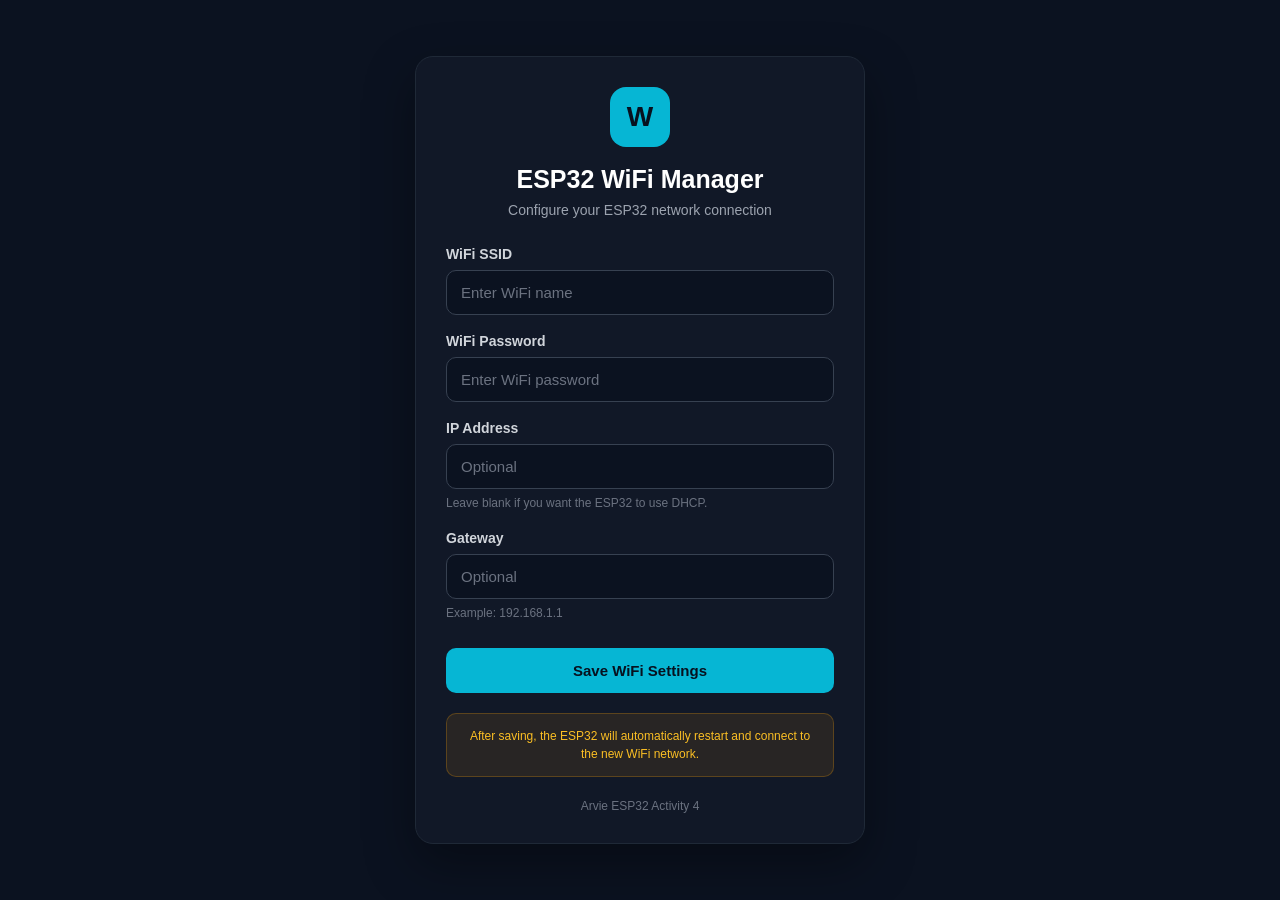
<file: wifimanager.html>
<!DOCTYPE html>
<html lang="en">

<head>

    <meta charset="UTF-8">

    <meta
        name="viewport"
        content="width=device-width, initial-scale=1.0"
    >

    <title>ESP32 WiFi Manager</title>


    <style>

        * {
            box-sizing: border-box;
            margin: 0;
            padding: 0;
        }


        body {

            min-height: 100vh;

            display: flex;

            align-items: center;

            justify-content: center;

            padding: 20px;

            font-family:
                Arial,
                Helvetica,
                sans-serif;

            background: #0b1220;

            color: #ffffff;
        }


        .container {

            width: 100%;

            max-width: 450px;

            background: #111827;

            border:
                1px solid #1f2937;

            border-radius: 18px;

            padding: 30px;

            box-shadow:
                0 20px 50px
                rgba(0, 0, 0, 0.35);
        }


        .logo {

            width: 60px;

            height: 60px;

            margin:
                0 auto 18px;

            display: flex;

            align-items: center;

            justify-content: center;

            border-radius: 16px;

            background: #06b6d4;

            color: #07111f;

            font-size: 28px;

            font-weight: bold;
        }


        h1 {

            text-align: center;

            font-size: 25px;

            margin-bottom: 8px;
        }


        .subtitle {

            text-align: center;

            color: #9ca3af;

            font-size: 14px;

            margin-bottom: 28px;
        }


        .group {

            margin-bottom: 18px;
        }


        label {

            display: block;

            margin-bottom: 8px;

            color: #d1d5db;

            font-size: 14px;

            font-weight: 600;
        }


        input {

            width: 100%;

            padding:
                13px 14px;

            border-radius: 10px;

            border:
                1px solid #374151;

            background: #0b1220;

            color: #ffffff;

            font-size: 15px;

            outline: none;

            transition: 0.2s;
        }


        input:focus {

            border-color: #06b6d4;

            box-shadow:
                0 0 0 3px
                rgba(
                    6,
                    182,
                    212,
                    0.12
                );
        }


        input::placeholder {

            color: #6b7280;
        }


        .info {

            margin-top: 5px;

            color: #6b7280;

            font-size: 12px;

            line-height: 1.5;
        }


        button {

            width: 100%;

            margin-top: 8px;

            padding: 14px;

            border: none;

            border-radius: 10px;

            background: #06b6d4;

            color: #07111f;

            font-size: 15px;

            font-weight: bold;

            cursor: pointer;

            transition: 0.2s;
        }


        button:hover {

            background: #22d3ee;
        }


        button:active {

            transform: scale(0.98);
        }


        .warning {

            margin-top: 20px;

            padding: 13px;

            border-radius: 10px;

            background:
                rgba(
                    245,
                    158,
                    11,
                    0.10
                );

            border:
                1px solid
                rgba(
                    245,
                    158,
                    11,
                    0.25
                );

            color: #fbbf24;

            font-size: 12px;

            line-height: 1.5;

            text-align: center;
        }


        .footer {

            margin-top: 22px;

            text-align: center;

            color: #6b7280;

            font-size: 12px;
        }

    </style>

</head>


<body>


    <div class="container">


        <div class="logo">
            W
        </div>


        <h1>
            ESP32 WiFi Manager
        </h1>


        <p class="subtitle">
            Configure your ESP32 network connection
        </p>


        <form
            method="POST"
            action="/"
        >


            <div class="group">

                <label for="ssid">
                    WiFi SSID
                </label>

                <input
                    type="text"
                    id="ssid"
                    name="ssid"
                    placeholder="Enter WiFi name"
                    required
                    autocomplete="off"
                >

            </div>


            <div class="group">

                <label for="pass">
                    WiFi Password
                </label>

                <input
                    type="password"
                    id="pass"
                    name="pass"
                    placeholder="Enter WiFi password"
                    required
                    autocomplete="off"
                >

            </div>


            <div class="group">

                <label for="ip">
                    IP Address
                </label>

                <input
                    type="text"
                    id="ip"
                    name="ip"
                    placeholder="Optional"
                    autocomplete="off"
                >

                <div class="info">

                    Leave blank if you want the ESP32
                    to use DHCP.

                </div>

            </div>


            <div class="group">

                <label for="gateway">
                    Gateway
                </label>

                <input
                    type="text"
                    id="gateway"
                    name="gateway"
                    placeholder="Optional"
                    autocomplete="off"
                >

                <div class="info">

                    Example:
                    192.168.1.1

                </div>

            </div>


            <button
                type="submit"
            >
                Save WiFi Settings
            </button>


        </form>


        <div class="warning">

            After saving, the ESP32 will
            automatically restart and connect
            to the new WiFi network.

        </div>


        <div class="footer">

            Arvie ESP32 Activity 4

        </div>


    </div>


</body>

</html>
</file>
